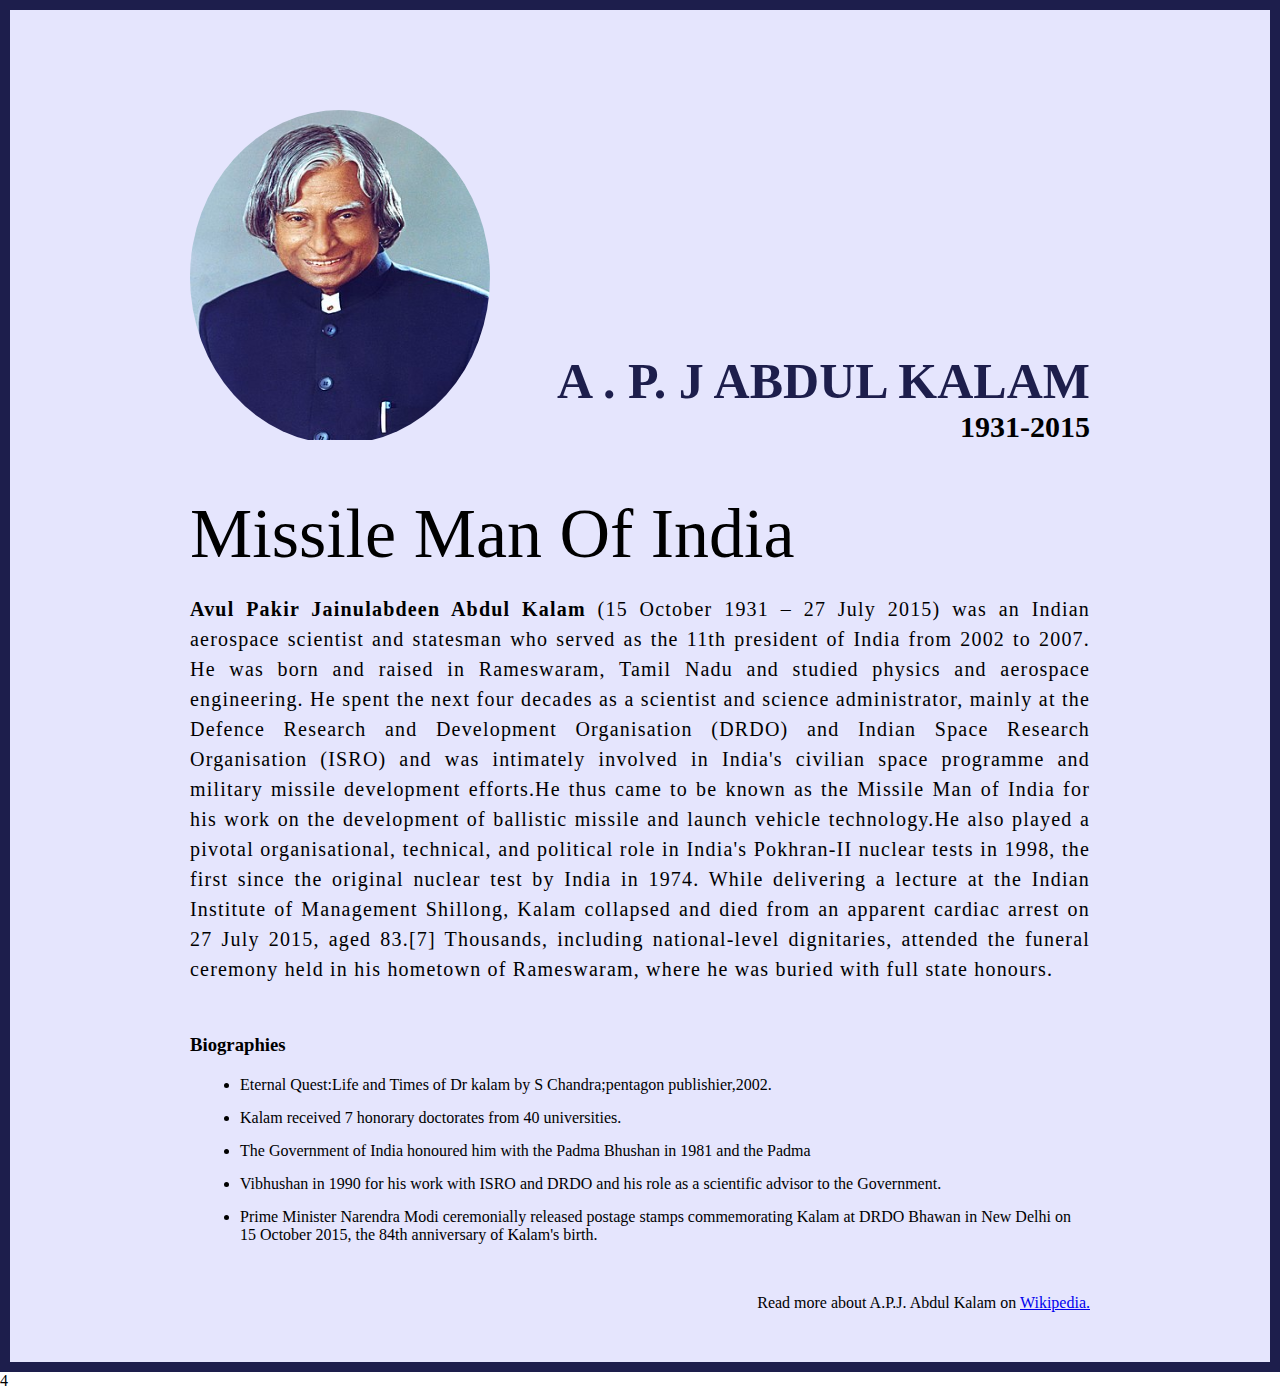
<file: Project 1/index.html>
<!DOCTYPE html>
<html lang="en">
<head>
    <meta charset="UTF-8">
    <meta name="viewport" content="width=device-width, initial-scale=1.0">
    <title>The Tribute Website | A.P>j Abdul Kalam</title>
    <link rel="stylesheet" href="style.css">
</head>
<body>
    <div class="container">
       <div class="content">
        <section class="top_section">
            <div class="image_container">
                <img src="./images/apj.jpg" alt="Tribute"/>
            </div>
            <div>
                <h1>A . p. j Abdul Kalam</h1>
                <h4>1931-2015</h4>
            </div>
        </section>
        <section class="about_section">
            <h2>Missile Man Of India</h2>
            <p><b>Avul Pakir Jainulabdeen Abdul Kalam</b> (15 October 1931 – 27 July 2015) was an Indian aerospace scientist and statesman who served as the 11th president of India from 2002 to 2007. He was born and raised in Rameswaram, Tamil Nadu and studied physics and aerospace engineering. He spent the next four decades as a scientist and science administrator, mainly at the Defence Research and Development Organisation (DRDO) and Indian Space Research Organisation (ISRO) and was intimately involved in India's civilian space programme and military missile development efforts.He thus came to be known as the Missile Man of India for his work on the development of ballistic missile and launch vehicle technology.He also played a pivotal organisational, technical, and political role in India's Pokhran-II nuclear tests in 1998, the first since the original nuclear test by India in 1974. While delivering a lecture at the Indian Institute of Management Shillong, Kalam collapsed and died from an apparent cardiac arrest on 27 July 2015, aged 83.[7] Thousands, including national-level dignitaries, attended the funeral ceremony held in his hometown of Rameswaram, where he was buried with full state honours.</p>
        </section>
        <section class="biography_section">
            <h3>Biographies</h3>
                <ul>
                    <li>
                        Eternal Quest:Life and Times of Dr kalam by S Chandra;pentagon publishier,2002.
                    </li>
                    <li>
                        Kalam received 7 honorary doctorates from 40 universities. 
                    </li>
                    <li>
                        The Government of India honoured him with the Padma Bhushan in 1981 and the Padma
                    </li>
                    <li>
                        Vibhushan in 1990 for his work with ISRO and DRDO and his role as a scientific advisor to the Government.
                    </li>
                    <li>
                        Prime Minister Narendra Modi ceremonially released postage stamps commemorating Kalam at DRDO Bhawan in New Delhi on 15 October 2015, the 84th anniversary of Kalam's birth.
                    </li>
                </ul>

        </section>
       <footer><p>Read more about A.P.J. Abdul Kalam on <a href="https://en.wikipedia.org/wiki/A._P._J._Abdul_Kalam">Wikipedia.</a></p> </footer>
    </div>
       </div>
</body>
</html>4
</file>
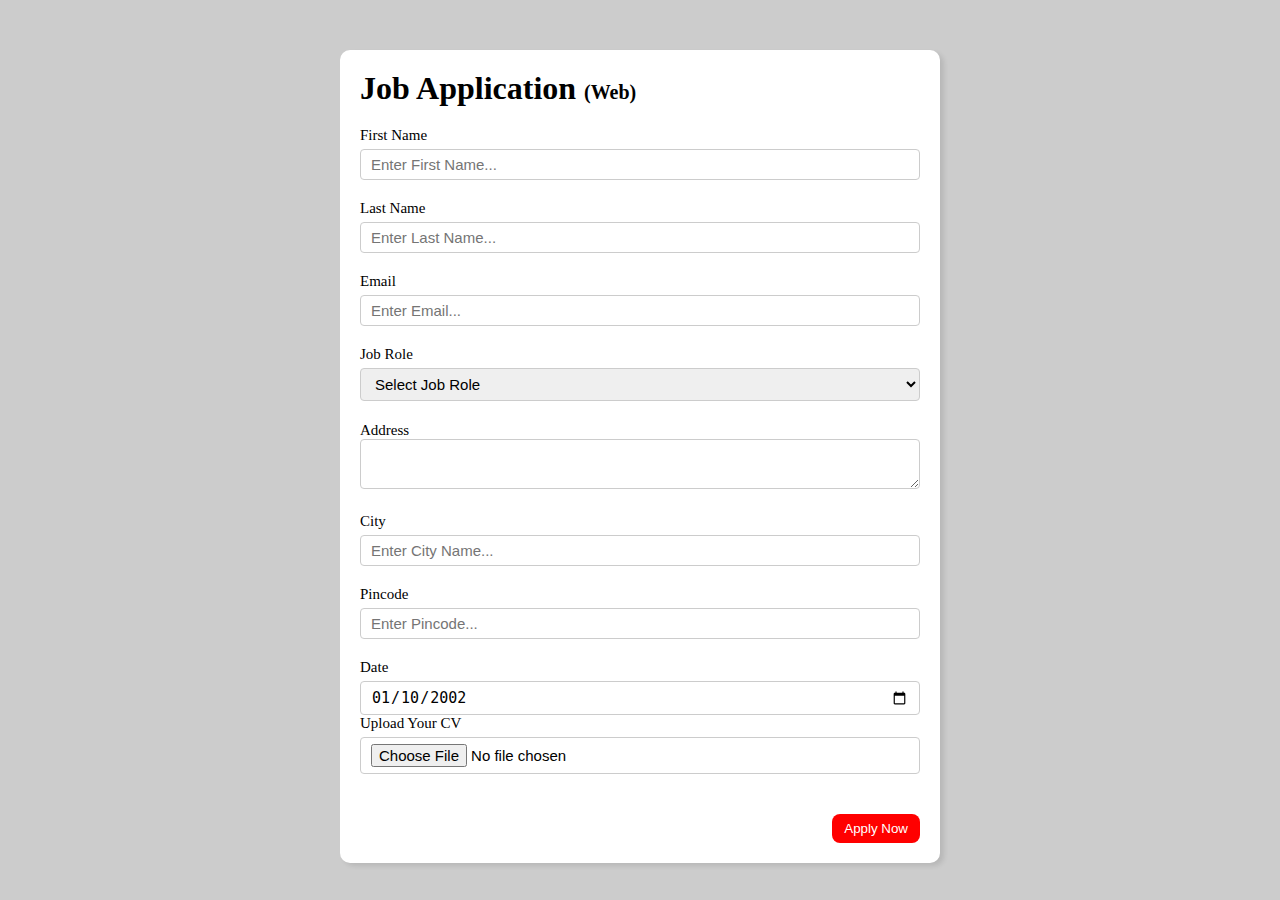
<file: Project 2/index.html>
<!DOCTYPE html>
<html lang="en">
<head>
    <meta charset="UTF-8">
    <meta name="viewport" content="width=device-width, initial-scale=1.0">
    <title>Job Application Form</title>
    <link rel="stylesheet" href="style.css">
</head>
<body>
    <div class="container">
        <div class="apply_box">
            <h1>Job Application 
            <span class="title_small">(Web)</span>    
            </h1>
            <form action="">
                <div class="form_container">
                    <div class="form_control">
                        <label for="first_name"> First Name</label>
                        <input 
                        id="first_name"
                        name="first_name"
                        placeholder="Enter First Name..."/>
                    </div>
                    <div class="form_control">
                        <label for="last_name"> Last Name</label>
                        <input 
                        id="last_name"
                        name="last_name"
                        placeholder="Enter Last Name..."/>
                    </div>
                    <div class="form_control">
                        <label for="email">Email</label>
                        <input 
                        type="email"
                        id="email"
                        name="email"
                        placeholder="Enter Email..."/>
                    </div>
                    <div class="form_control">
                        <label for="job_role">Job Role</label>
                        <select id="job_role" name="job_role">
                            <option value="">Select Job Role</option>
                            <option value="frontend">Frontend Developer</option>
                            <option value="backend">Backend Developer</option>
                            <option value="full_stack">Full Stack Developer</option>
                            <option value="ui_ux">UI UX Desiginer</option>
                        </select>
                    </div>
                    <div class="textarea_control">
                        <label for="address">Address</label>
                        <textarea 
                        id="address"
                        name="address"
                        row="4"
                        cols="50"
                        placeholder="Enter Address">
                    </textarea>
                    </div>
                    <div class="form_control">
                        <label for="city"> City</label>
                        <input 
                        id="city"
                        name="city"
                        placeholder="Enter City Name..."/>
                    </div>
                    <div class="form_control">
                        <label for="pincode"> Pincode</label>
                        <input 
                        type="number"
                        id="pincode"
                        name="pincode"
                        placeholder="Enter Pincode..."/>
                    </div>
                    <div class="form_control">
                        <label for="date"> Date </label>
                        <input 
                        value="2002-01-10"
                        type="date"
                        id="date"
                        name="date"
                    </div>
                    <div class="form_control">
                        <label for="upload"> Upload Your CV </label>
                        <input 
                        type="file"
                        id="upload"
                        name="upload"/>
                    </div>
                </div>
                <div class="button_container">
                    <button type="submit">Apply Now</button>
                </div>
            </form>
        </div>
    </div>
</body>
</html>
</file>
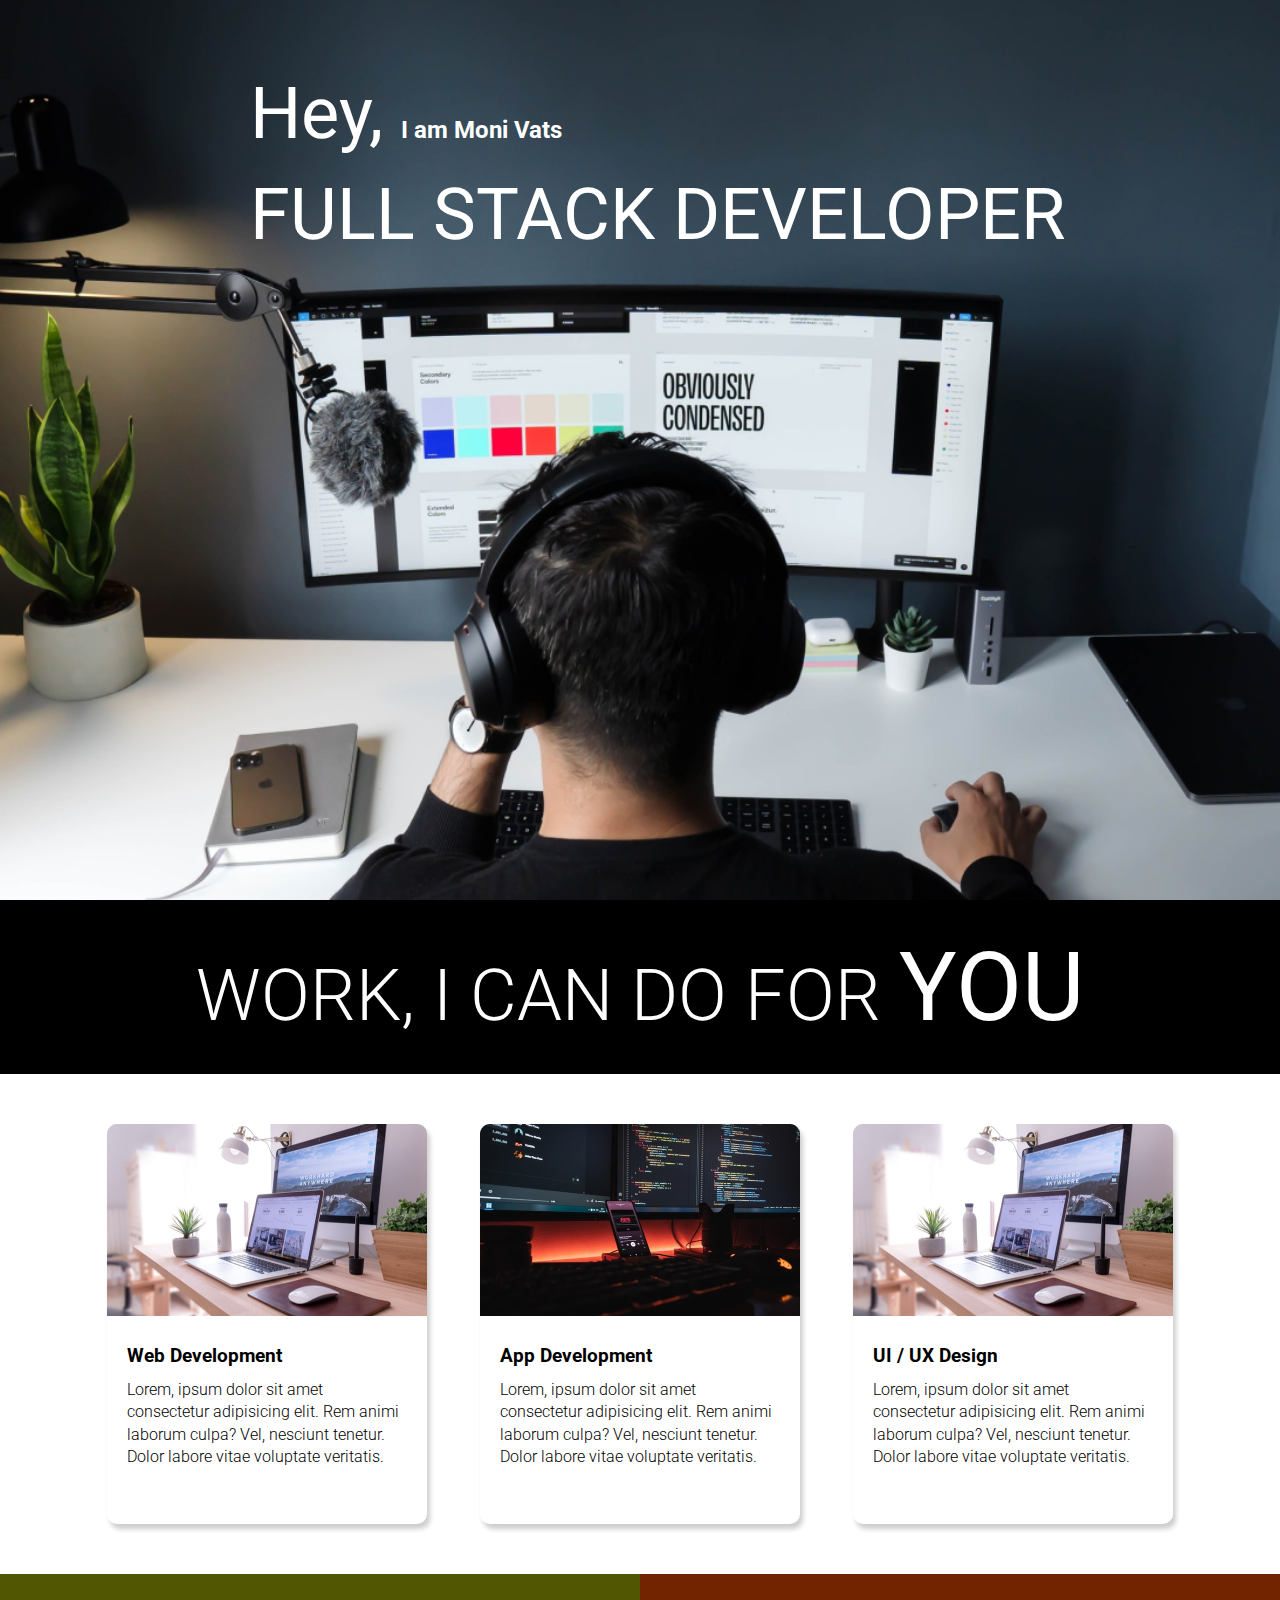
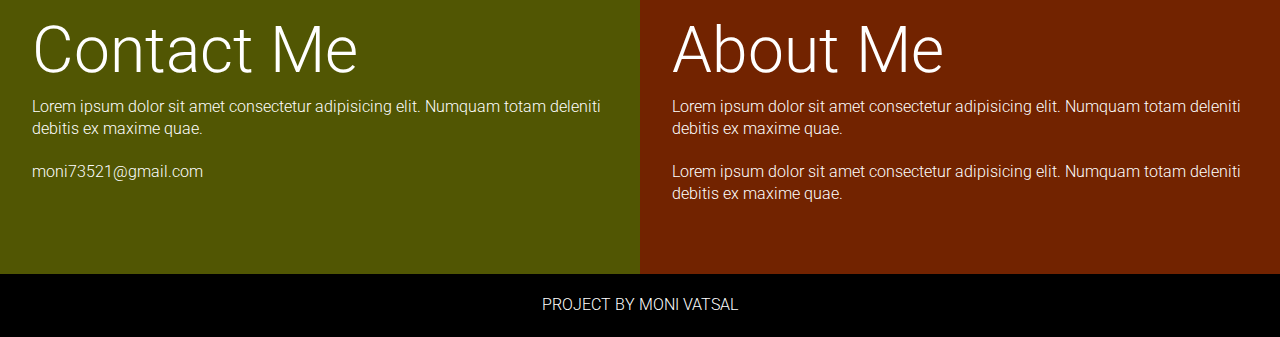
<file: Project 4/index.html>
<!DOCTYPE html>
<html lang="en">
<head>
    <meta charset="UTF-8">
    <meta name="viewport" content="width=device-width, initial-scale=1.0">
    <title>Developer | Landing Page</title>
    <link rel="stylesheet" href="style.css">
</head>
<body>
    <section class="hero_section">
        <div class="text_container">
            <h2><span class="lg_text">Hey, </span>I am Moni Vats</h2>
            <h1 class="lg_text">FULL STACK DEVELOPER</h1>
        </div>
    </section>
    <section class="black_box">
        <h2>WORK, I CAN DO FOR <span>YOU</span></h2>
    </section>
    <section class="work">
        <div class="grid_item">
        <div class="card">
            <div class="image_container">
            <img src="images/web.png" alt="web development"/>
        </div>
        <div class="card_content">
            <h3>Web Development</h3>
            <p>Lorem, ipsum dolor sit amet consectetur adipisicing elit. Rem animi laborum culpa? Vel, nesciunt tenetur. Dolor labore vitae voluptate veritatis.</p>
        </div>
      </div>
     </div>
     <div class="grid_item">
        <div class="card">
            <div class="image_container">
            <img src="images/mobile.png" alt="app development">
        </div>
        <div class="card_content">
            <h3>App Development</h3>
            <p>Lorem, ipsum dolor sit amet consectetur adipisicing elit. Rem animi laborum culpa? Vel, nesciunt tenetur. Dolor labore vitae voluptate veritatis.</p>
        </div>
      </div>
     </div>
     <div class="grid_item">
        <div class="card">
            <div class="image_container">
            <img src="images/web.png" alt="ux / ui development">
        </div>
        <div class="card_content">
            <h3>UI / UX Design</h3>
            <p>Lorem, ipsum dolor sit amet consectetur adipisicing elit. Rem animi laborum culpa? Vel, nesciunt tenetur. Dolor labore vitae voluptate veritatis.</p>
        </div>
      </div>
    </div>
    </section>
    <section class="bottom_section">
        <div class="contact">
            <h2>Contact Me</h2>
            <p>Lorem ipsum dolor sit amet consectetur adipisicing elit. Numquam totam deleniti debitis ex maxime quae.</p>
            <p>moni73521@gmail.com</p>
        </div>
        <div class="about">
            <h2>About Me</h2>
            <p>Lorem ipsum dolor sit amet consectetur adipisicing elit. Numquam totam deleniti debitis ex maxime quae.</p>
            Lorem ipsum dolor sit amet consectetur adipisicing elit. Numquam totam deleniti debitis ex maxime quae.
        </div>
    </section>
    <footer>Project By Moni Vatsal</footer>
</body>
</html>
</file>
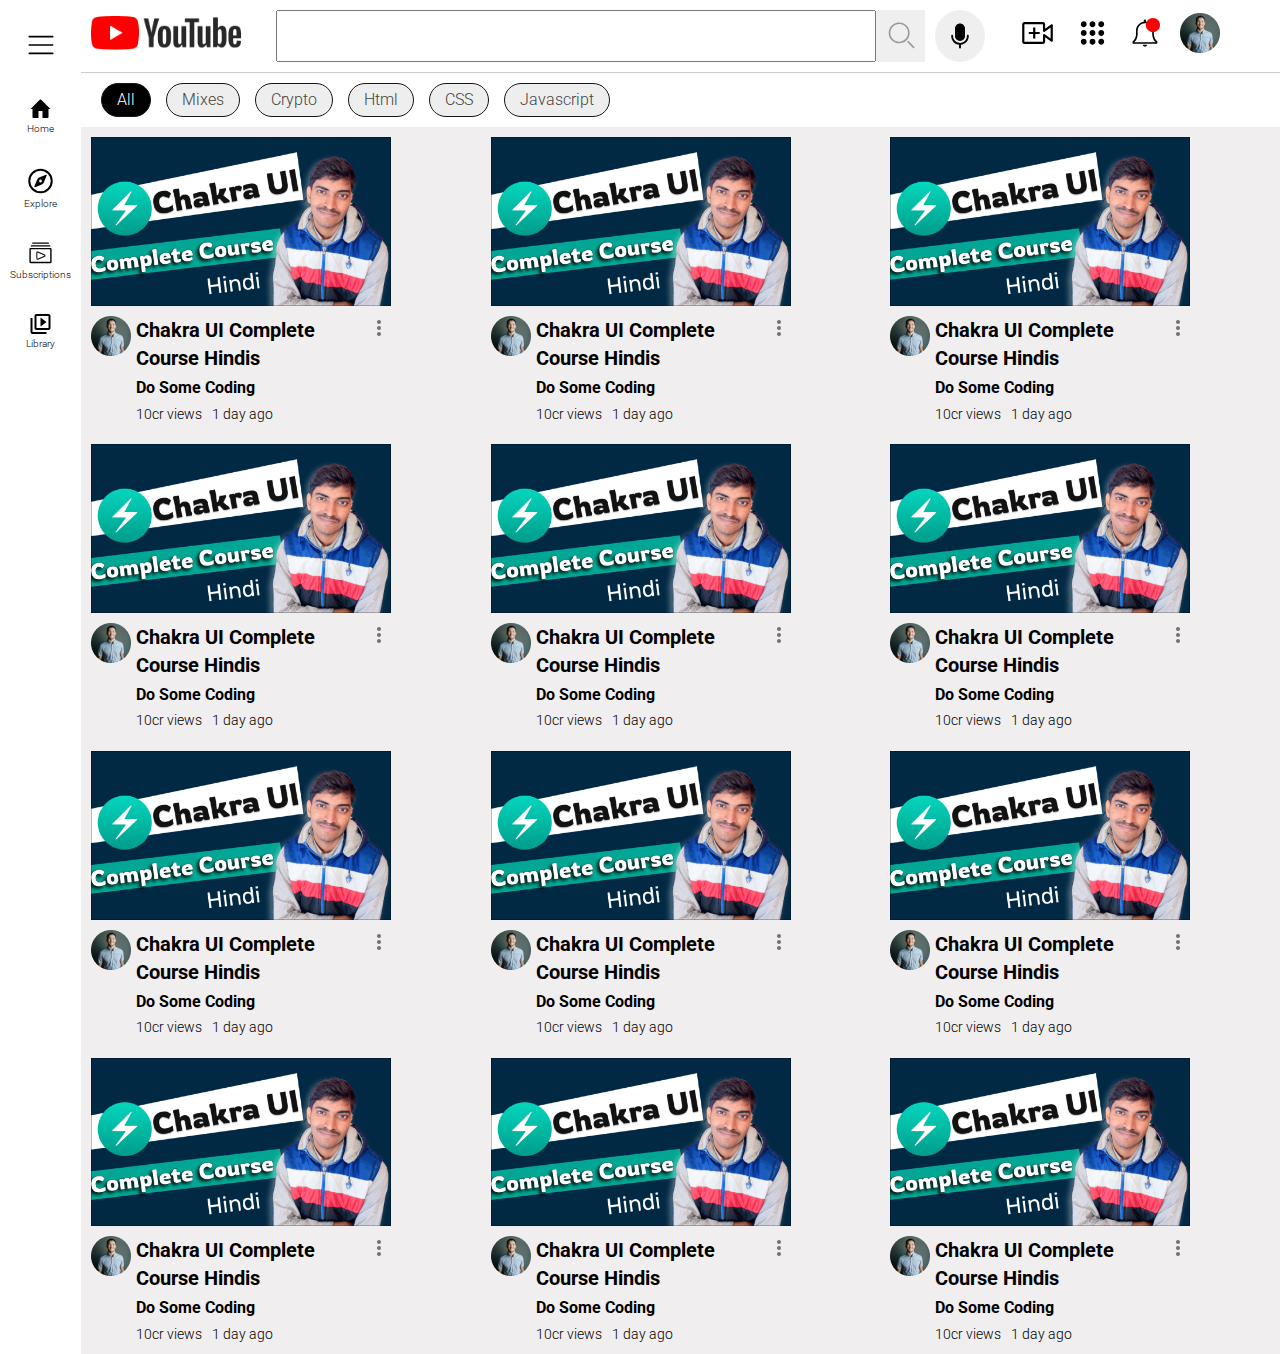
<file: Project 7/index.html>
<!DOCTYPE html>
<html lang="en">
<head>
    <meta charset="UTF-8">
    <meta name="viewport" content="width=device-width, initial-scale=1.0">
    <title>YouTube Clone</title>
    <link rel="stylesheet" href="style.css">
</head>
<body>
   <div class="container">
    <aside>
        <div class="bars">
            <img src="icons/bars.svg" alt="bars" />
        </div>
            <div class="side-icons">
            <i>
                <img src="icons/home.svg" alt="home" />
            </i>        
            <p>Home</p>
        </div>
        <div class="side-icons">
            <i>
                <img src="icons/compass.svg" alt="explore" />
            </i>        
            <p>Explore</p>
        </div>
        <div class="side-icons">
            <i>
                <img src="icons/video-gallary.svg" alt="gallary" />
            </i>        
            <p>Subscriptions</p>
        </div>
        <div class="side-icons">
            <i>
                <img src="icons/video-library.svg" alt="Library" />
            </i>        
            <p>Library</p>
        </div>
    </aside>
    <div class="main-container">
        <header>
            <nav>
                <div class="logo">
                    <img src="images/youtube-logo.png" alt="YoutTube Logo" />
                </div>
                <div class="center-nav">
                    <div class="search">
                        <input type="text" />
                        <button>
                            <img src="icons/search.svg" alt="Search" />
                        </button>
                    </div>
                    <div class="mic">
                        <img src="icons/mic.svg" alt="mic" />
                    </div>
                    </div>
                    <div class="side-nav">
                        <i>
                            <img src="icons/video-add.svg" alt="video-add" />
                        </i>
                        <i>
                            <img src="icons/dot-grid.svg" alt="dot" />
                        </i>
                        <i>
                            <img src="icons/bell.svg" alt="bell" />
                        </i>
                        <i>
                            <img src="images/avatar.png" alt="avatar" />
                        </i>
                </div>
            </nav>
            <div class="tags">
                <div class="tag dark">All</div>
                <div class="tag light">Mixes</div>
                <div class="tag light">Crypto</div>
                <div class="tag light">Html</div>
                <div class="tag light">CSS</div>
                <div class="tag light">Javascript</div> 
            </div>
        </header>
        <main>
            <div class="card-container">
                <div class="card">
                    <img src="images/thumbnail.png" alt="thumbnail" />
                    <div class="avatar-content">
                        <div class="avtar">
                            <img src="images/avatar.png" alt="avatar" />
                        </div>
                        <div class="content">
                            <h3>Chakra UI Complete Course Hindis</h3>
                            <p class="channel-name"> Do Some Coding </p>
                            <div class="content-status">
                                <p>10cr views</p>
                                <p>1 day ago</p>
                            </div>
                        </div>
                        <div class="dots">
                            <img src="icons/dots.svg" alt="dots" />
                        </div>  
                    </div>
                </div>
                <div class="card">
                    <img src="images/thumbnail.png" alt="thumbnail" />
                    <div class="avatar-content">
                        <div class="avtar">
                            <img src="images/avatar.png" alt="avatar" />
                        </div>
                        <div class="content">
                            <h3>Chakra UI Complete Course Hindis</h3>
                            <p class="channel-name"> Do Some Coding </p>
                            <div class="content-status">
                                <p>10cr views</p>
                                <p>1 day ago</p>
                            </div>
                        </div>
                        <div class="dots">
                            <img src="icons/dots.svg" alt="dots" />
                        </div>  
                    </div>
                </div>
                <div class="card">
                    <img src="images/thumbnail.png" alt="thumbnail" />
                    <div class="avatar-content">
                        <div class="avtar">
                            <img src="images/avatar.png" alt="avatar" />
                        </div>
                        <div class="content">
                            <h3>Chakra UI Complete Course Hindis</h3>
                            <p class="channel-name"> Do Some Coding </p>
                            <div class="content-status">
                                <p>10cr views</p>
                                <p>1 day ago</p>
                            </div>
                        </div>
                        <div class="dots">
                            <img src="icons/dots.svg" alt="dots" />
                        </div>  
                    </div>
                </div>
                <div class="card">
                    <img src="images/thumbnail.png" alt="thumbnail" />
                    <div class="avatar-content">
                        <div class="avtar">
                            <img src="images/avatar.png" alt="avatar" />
                        </div>
                        <div class="content">
                            <h3>Chakra UI Complete Course Hindis</h3>
                            <p class="channel-name"> Do Some Coding </p>
                            <div class="content-status">
                                <p>10cr views</p>
                                <p>1 day ago</p>
                            </div>
                        </div>
                        <div class="dots">
                            <img src="icons/dots.svg" alt="dots" />
                        </div>  
                    </div>
                </div>
                <div class="card">
                    <img src="images/thumbnail.png" alt="thumbnail" />
                    <div class="avatar-content">
                        <div class="avtar">
                            <img src="images/avatar.png" alt="avatar" />
                        </div>
                        <div class="content">
                            <h3>Chakra UI Complete Course Hindis</h3>
                            <p class="channel-name"> Do Some Coding </p>
                            <div class="content-status">
                                <p>10cr views</p>
                                <p>1 day ago</p>
                            </div>
                        </div>
                        <div class="dots">
                            <img src="icons/dots.svg" alt="dots" />
                        </div>  
                    </div>
                </div>
                <div class="card">
                    <img src="images/thumbnail.png" alt="thumbnail" />
                    <div class="avatar-content">
                        <div class="avtar">
                            <img src="images/avatar.png" alt="avatar" />
                        </div>
                        <div class="content">
                            <h3>Chakra UI Complete Course Hindis</h3>
                            <p class="channel-name"> Do Some Coding </p>
                            <div class="content-status">
                                <p>10cr views</p>
                                <p>1 day ago</p>
                            </div>
                        </div>
                        <div class="dots">
                            <img src="icons/dots.svg" alt="dots" />
                        </div>  
                    </div>
                </div>
                <div class="card">
                    <img src="images/thumbnail.png" alt="thumbnail" />
                    <div class="avatar-content">
                        <div class="avtar">
                            <img src="images/avatar.png" alt="avatar" />
                        </div>
                        <div class="content">
                            <h3>Chakra UI Complete Course Hindis</h3>
                            <p class="channel-name"> Do Some Coding </p>
                            <div class="content-status">
                                <p>10cr views</p>
                                <p>1 day ago</p>
                            </div>
                        </div>
                        <div class="dots">
                            <img src="icons/dots.svg" alt="dots" />
                        </div>  
                    </div>
                </div>
                <div class="card">
                    <img src="images/thumbnail.png" alt="thumbnail" />
                    <div class="avatar-content">
                        <div class="avtar">
                            <img src="images/avatar.png" alt="avatar" />
                        </div>
                        <div class="content">
                            <h3>Chakra UI Complete Course Hindis</h3>
                            <p class="channel-name"> Do Some Coding </p>
                            <div class="content-status">
                                <p>10cr views</p>
                                <p>1 day ago</p>
                            </div>
                        </div>
                        <div class="dots">
                            <img src="icons/dots.svg" alt="dots" />
                        </div>  
                    </div>
                </div>
                <div class="card">
                    <img src="images/thumbnail.png" alt="thumbnail" />
                    <div class="avatar-content">
                        <div class="avtar">
                            <img src="images/avatar.png" alt="avatar" />
                        </div>
                        <div class="content">
                            <h3>Chakra UI Complete Course Hindis</h3>
                            <p class="channel-name"> Do Some Coding </p>
                            <div class="content-status">
                                <p>10cr views</p>
                                <p>1 day ago</p>
                            </div>
                        </div>
                        <div class="dots">
                            <img src="icons/dots.svg" alt="dots" />
                        </div>  
                    </div>
                </div>
                <div class="card">
                    <img src="images/thumbnail.png" alt="thumbnail" />
                    <div class="avatar-content">
                        <div class="avtar">
                            <img src="images/avatar.png" alt="avatar" />
                        </div>
                        <div class="content">
                            <h3>Chakra UI Complete Course Hindis</h3>
                            <p class="channel-name"> Do Some Coding </p>
                            <div class="content-status">
                                <p>10cr views</p>
                                <p>1 day ago</p>
                            </div>
                        </div>
                        <div class="dots">
                            <img src="icons/dots.svg" alt="dots" />
                        </div>  
                    </div>
                </div>
                <div class="card">
                    <img src="images/thumbnail.png" alt="thumbnail" />
                    <div class="avatar-content">
                        <div class="avtar">
                            <img src="images/avatar.png" alt="avatar" />
                        </div>
                        <div class="content">
                            <h3>Chakra UI Complete Course Hindis</h3>
                            <p class="channel-name"> Do Some Coding </p>
                            <div class="content-status">
                                <p>10cr views</p>
                                <p>1 day ago</p>
                            </div>
                        </div>
                        <div class="dots">
                            <img src="icons/dots.svg" alt="dots" />
                        </div>  
                    </div>
                </div>
                <div class="card">
                    <img src="images/thumbnail.png" alt="thumbnail" />
                    <div class="avatar-content">
                        <div class="avtar">
                            <img src="images/avatar.png" alt="avatar" />
                        </div>
                        <div class="content">
                            <h3>Chakra UI Complete Course Hindis</h3>
                            <p class="channel-name"> Do Some Coding </p>
                            <div class="content-status">
                                <p>10cr views</p>
                                <p>1 day ago</p>
                            </div>
                        </div>
                        <div class="dots">
                            <img src="icons/dots.svg" alt="dots" />
                        </div>  
                    </div>
                </div>
                </div>
            </div>     
        </main>
    </div> 
   </div>
</body>
</html>
</file>
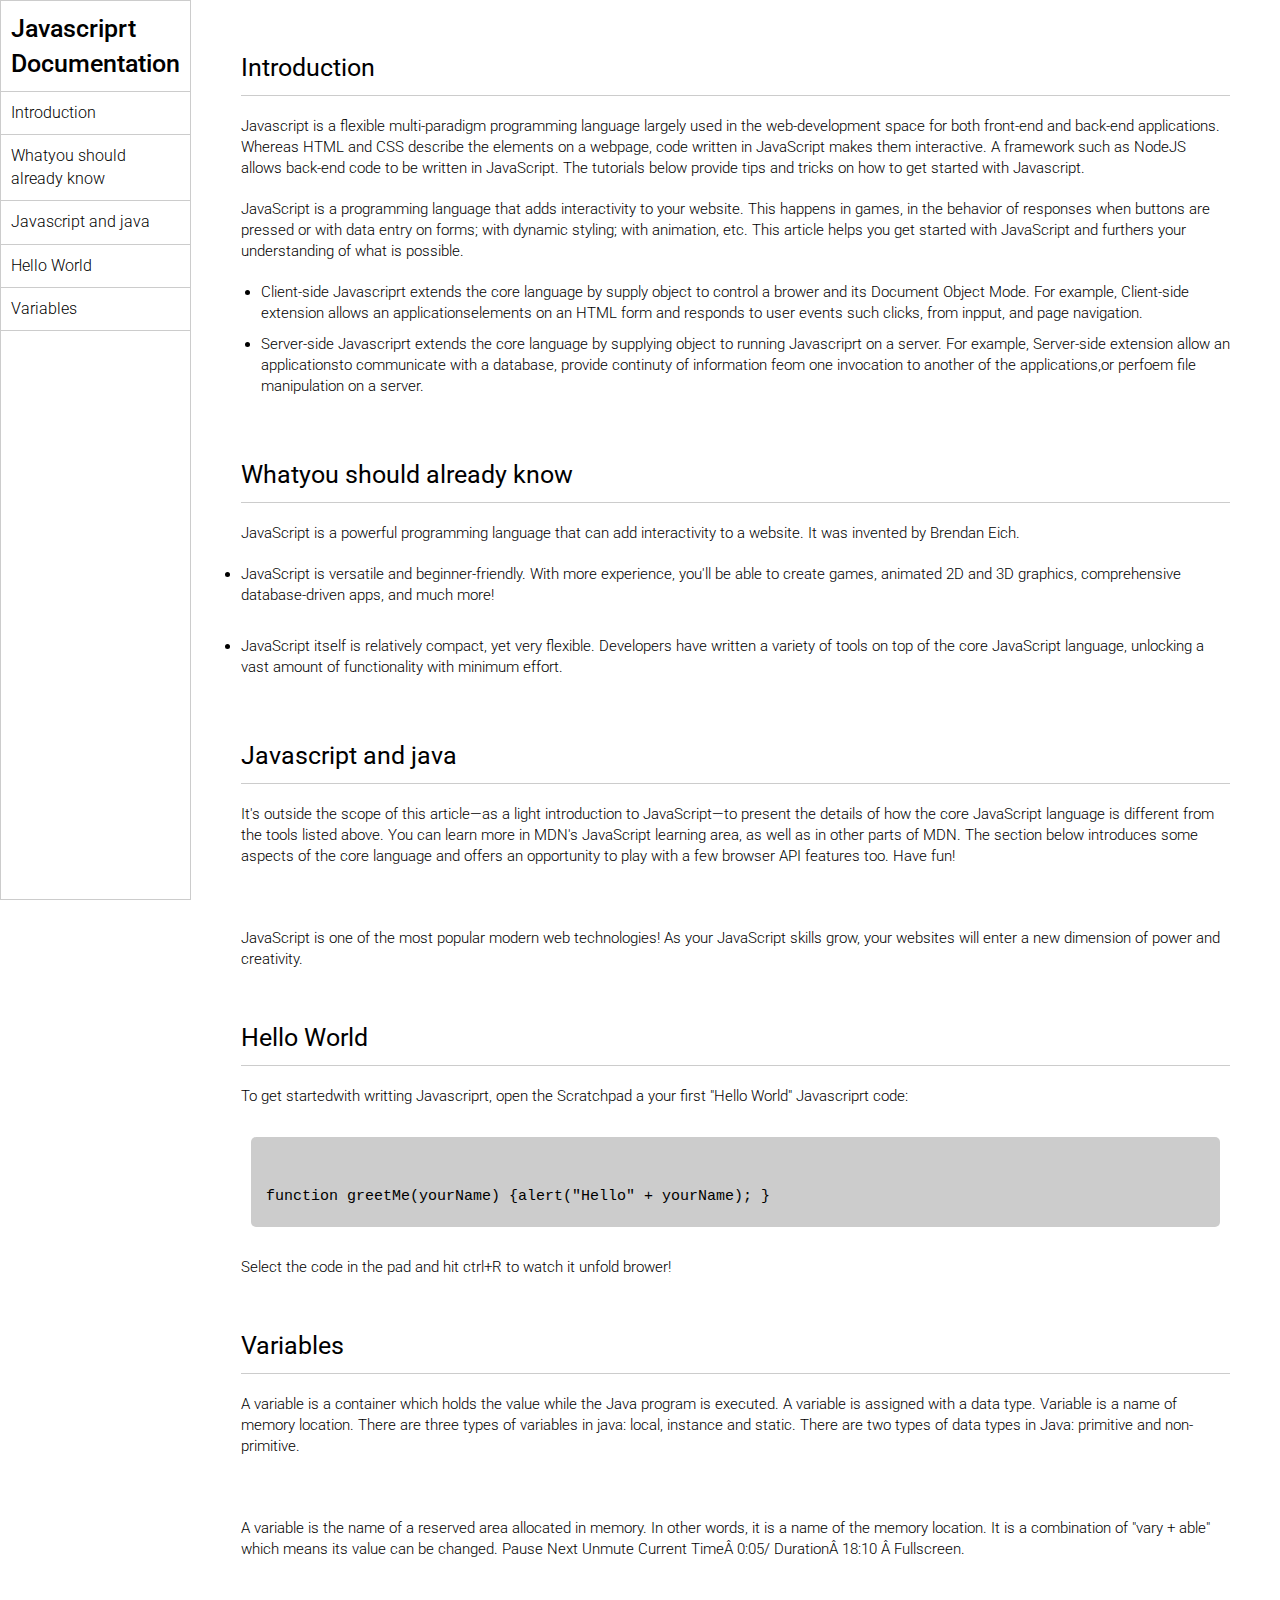
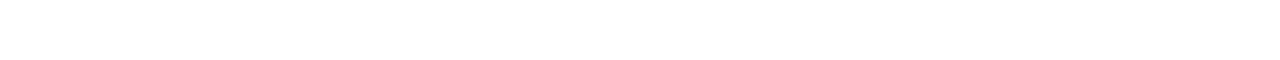
<file: Project 8/index.html>
<!DOCTYPE html>
<html lang="en">
<head>
    <meta charset="UTF-8">
    <meta name="viewport" content="width=device-width, initial-scale=1.0">
    <title>Documentation Website</title>
    <link rel="stylesheet" href="style.css">
</head>
<body>
    <header>
        <nav>
            <h1>Javascriprt Documentation</h1>
            <ul>
                <a href="#Introduction">
                    <li>Introduction</li>
                </a>
                <a href="#What_you_should_already_know">
                    <li> Whatyou should already know</li>
                </a>
                <a href="#Javascript_and_java">
                    <li>Javascript and java</li>
                </a>
                <a href="#Hello_World">
                    <li>Hello World</li>
                </a>
                <a href="#Variables">
                    <li>Variables</li>
                </a>
            </ul>
        </nav>
    </header>
    <main>
        <section id="Introduction">
            <h2>Introduction</h2>
            <article>
                <p>Javascript is a flexible multi-paradigm programming language largely used in the web-development space for both front-end and back-end applications. Whereas HTML and CSS describe the elements on a webpage, code written in JavaScript makes them interactive. A framework such as NodeJS allows back-end code to be written in JavaScript. The tutorials below provide tips and tricks on how to get started with Javascript.</p>
                <p>JavaScript is a programming language that adds interactivity to your website. This happens in games, in the behavior of responses when buttons are pressed or with data entry on forms; with dynamic styling; with animation, etc. This article helps you get started with JavaScript and furthers your understanding of what is possible.</p>
                <ul>
                    <li>Client-side Javascriprt extends the core language by supply object to control a brower and its Document Object Mode. For example, Client-side extension allows an applicationselements on an HTML form and responds to user events such clicks, from inpput, and page navigation.</li>
                    <li>Server-side Javascriprt extends the core language by supplying object to running Javascriprt on a server. For example, Server-side extension allow an applicationsto communicate with a database, provide continuty of information feom one invocation to another of the applications,or perfoem file manipulation on a server.</li>
                </ul>
            </article>
        </section>
        <section id="What_you_should_already_know">
            <h2>Whatyou should already know</h2>
            <article>
                <p>JavaScript is a powerful programming language that can add interactivity to a website. It was invented by Brendan Eich.
                    <li>JavaScript is versatile and beginner-friendly. With more experience, you'll be able to create games, animated 2D and 3D graphics, comprehensive database-driven apps, and much more!</li>
                    <li>JavaScript itself is relatively compact, yet very flexible. Developers have written a variety of tools on top of the core JavaScript language, unlocking a vast amount of functionality with minimum effort.</li> 
                </ul>
            </article>
        </section>
        <section id="Javascript_and_java">
            <h2>Javascript and java</h2>
            <article>
                <p> It's outside the scope of this article—as a light introduction to JavaScript—to present the details of how the core JavaScript language is different from the tools listed above. You can learn more in MDN's JavaScript learning area, as well as in other parts of MDN.

                    The section below introduces some aspects of the core language and offers an opportunity to play with a few browser API features too. Have fun!</p>
                    <br>
                    <p>JavaScript is one of the most popular modern web technologies! As your JavaScript skills grow, your websites will enter a new dimension of power and creativity.</p>
            </article>
        </section>
        <section id="Hello_World">
            <h2>Hello World</h2>
            <article>
                To get startedwith writting Javascriprt, open the Scratchpad a your first "Hello World" Javascriprt code:
                <code>
                    function greetMe(yourName)  {alert("Hello" + yourName); }
                </code>
                Select the code in the pad and hit ctrl+R to watch it unfold brower!
            </article>
        </section>
        <section id="Variables">
        <h2>Variables</h2>
        <article>
            <p>A variable is a container which holds the value while the Java program is executed. A variable is assigned with a data type. Variable is a name of memory location. There are three types of variables in java: local, instance and static. There are two types of data types in Java: primitive and non-primitive.</p>
            <br>
            <p>A variable is the name of a reserved area allocated in memory. In other words, it is a name of the memory location. It is a combination of "vary + able" which means its value can be changed.
                Pause
             Next Unmute Current TimeÂ 0:05/ DurationÂ 18:10 Â Fullscreen.</p>
        </article>
    </section>
    </main>
</body>
</html>
</file>
<file: Project 1/style.css>
*{
    margin: 0;
    padding: 0;
    box-sizing: border-box;
}
.container{
    background-color: #e5e5fd;
    min-height: 100vh;
    border: 10px solid #1d1e4c;
}
.content{
    max-width: 900px;
    margin: 0 auto;
}
.top_section{
    margin-top: 100px;
    display: flex;
    justify-content: space-between;
    align-items: flex-end;
}
.top_section h1{
    font-size: 50px;
    font-weight: bold;
    color: #1d1e4c;
    text-transform: uppercase;   
}
.top_section h4{
    text-align: end;
    font-size: 30px;
    ;
}
.image_container{
    border-radius: 50%;
    overflow: hidden;
}
.image_container img{
    width: 300px;
    height: 330px;
}
.about_section{
    margin-top: 50px;
}
.about_section h2{
    font-size: 70px;
    font-weight: 400;
    margin-bottom: 20px;
}
.about_section p{
    font-size: 20px;
    line-height: 30px;
    letter-spacing: 1.2px;
    text-align: justify;
}
.biography_section{
    margin: 50px 0;
}
.biography_section h3{
    margin-bottom: 20px;
}
.biography_section ul{
    margin-left: 50px;
}
.biography_section li{
    margin-bottom: 15px;
}
footer{
    margin: 50px 0;
}
footer p{
    text-align: end;
}
</file>
<file: Project 2/style.css>
*{
    margin: 0;
    padding: 0;
    box-sizing: border-box;
}
body{
    background-color: #ccc;
}
.container{
    max-width: 900px;
    margin: 0 auto;
}
.apply_box{
    max-width: 600px;
    padding: 20px;
    background-color: white;
    margin: 0 auto;
    margin-top: 50px;
    box-shadow: 4px 3px 5px rgba(1, 1, 1, 0.1);
    border-radius:10px ;
}
.title_small{
    font-size: 20px;
}
.form_container{
    margin-top: 20px;
    display: grid;
    grid-template-columns: repate(auto-fit, minmax(200px, 1fr));
    gap: 20px;
}
.form_control{
    display: flex;
    flex-direction: column;
}
label{
    font-size: 15px;
    margin-bottom: 5px;
}
 input,
 select,
 textarea{
    padding: 6px 10px;
    border: 1px solid #ccc;
    border-radius: 4px;
    font-size: 15px;
 }
 input:focus{
    outline-color: red;
 }
   .button_container{
    display: flex;
    justify-content: flex-end;
    margin-top: 20px; 
 }
  button{
    background-color: red;
    border: transparent solid 2px;
    padding: 5px 10px;
    color: white;
    border-radius: 8px;
    transition: 0.3s ease-in;
 }
   button:hover{
    background-color: #ccc;
    border: 2px solid red;
    color: black;
    transition: 0.3s ease-out;
    cursor: pointer;
 }   
 .textarea_control{ 
    grid-column: 1 / span 1;
 }
 .textarea_control textarea{
    width: 100%;
 }
 @media(max-width:750px){
    .textarea_control{
        grid-column: 1 / span 1;
     }
 };
</file>
<file: Project 4/style.css>
@import url('https://fonts.googleapis.com/css2?family=Roboto:ital,wght@0,100;0,300;0,400;0,500;0,700;0,900;1,100;1,300;1,400;1,500;1,700;1,900&display=swap');
*{
    margin: 0;
    padding: 0;
    box-sizing: border-box;
}

html, body{
    line-height: 1.4;
    font-weight: 300;
    font-family: "Roboto", sans-serif;
}

.hero_section{
    background-image: url(images/developer.png);
    min-height: 100vh;
    background-position: center;
    background-size: cover;
    background-repeat: no-repeat;
}

.text_container{
    color: white;
    max-width: 900px;
    margin: 0 auto;
    padding-top: 64px;
    padding-left: 60px;
}
.lg_text{
    font-size: 72px;
    font-weight: 400; 
}
.black_box{
    background-color: #000;
    padding: 20px;
}
.black_box h2{
    font-size: 72px;
    color: white;
    text-align: center;
    font-weight: 300;
}
.black_box h2 span{
    font-weight: 400;
    font-size: 96px;
}
.work{
    display: grid;
    gap: 20px;
    grid-template-columns: repeat(auto-fit,minmax(320px, 1fr));
    max-width: 1100px;
    margin: 50px auto;
}
.grid_item{
    display: flex;
    justify-content: center;
    align-items: center;
}
.card{
    max-width: 320px;
    height: 400px;
    border-radius: 10px;
    box-shadow: 3px 5px 5px rgba(1, 1, 1, 0.2);
    transition: 0.2 ease-in-out;
}
.card:hover{
    transform: scale(1.04);
    box-shadow: 3px 5px 5px rgba(1, 1, 1, 0.3);
    transition: 0.2 ease-in-out;
}
.card_content{
    padding: 20px;
}
.card_content h3{
    margin-bottom: 10px;
}
.bottom_section{
    display: flex;
}
.contact{
    background-color: #515603;
}
.about{
    background-color: #722300;
}
.contact, .about{
    min-height: 300px;
    padding: 32px;
    color: white;
}
.contact h2, .about h2{
    font-size: 64px;
    font-weight: 300;
}
.contact p, .about p{
    margin-bottom: 20px;   
}
footer{
    text-align: center;
    text-transform: uppercase;
    background-color: black;
    padding: 20px;
    color: white;
}
@media (max-width: 786px) {
    .hero_section{
        min-height: 50vh;
    }
    .text_container{
        padding: 10px 0;
        text-align: center;
    }
    .lg_text{
        font-size: 32px;
    }
    .black_box h2{
        font-size: 24px;
    }
.black_box h2 span{
    font-weight: 400;
    font-size: 32px;
}
.bottom_section{
    flex-direction: column;
}
h1{
    font-size: 32px;
}
.contact h2, .about h2{
    font-size: 32px;
}
}
</file>
<file: Project 7/style.css>
@import url('https://fonts.googleapis.com/css2?family=Roboto:ital,wght@0,100;0,300;0,400;0,500;0,700;0,900;1,100;1,300;1,400;1,500;1,700;1,900&display=swap');

*{
    margin: 0;
    padding: 0;
    box-sizing: border-box;
}

html,body{
    font-family: "Roboto", sans-serif;
    font-weight: 300;
    line-height: 1.4;
}

nav{
    display: flex;
    justify-content: space-between;
    align-items: center;
    padding: 10px;
}
.logo img{
    width: 150px;
    height: auto;
}
.center-nav{
    display: flex;
}
.search{
    display: flex;
}
.search input{
    min-width: 600px;
    padding: 10px 20px;
    border: 0.5 px solid gray;
}
.search button{
    border: none;
    padding: 10px 10px;
}
.mic{
    padding: 10px;
    border-radius: 50%;
    background: rgb(240, 239,239);
    display: grid;
    place-items: center;
    margin-left: 10px;
}
.mic img{
    width: 30px;
}
.side-nav{
    display: flex;
    align-items: center;
    justify-content: center;
    gap: 20px;
    margin-right: 50px;
}
.tags{
    display: flex;
    padding: 10px 20px;
    gap: 15px;
    border-top: 1px solid #ccc;
}
.tag{
    padding: 5px 15px;
    border-radius: 20px;
    border: 1px solid rgb(22, 22 , 22);
}
.dark{
    background: black;
    color: white;
}
.light{
    background: rgb(238 , 238, 238);
    color: rgb(67, 67, 67);
}
.container{
    display: flex;
}
aside{
    padding: 10px;
    display: flex;
    flex-direction: column;
    align-items: center;
    gap: 30px;
}
.side-icons{
    display: flex;
    flex-direction: column;
    align-items: center;
    justify-content: center;
}
.side .side-icons img{
    width: 30px;
}
.side-icons p{
    font-size: 10px;
    margin-top: -5px;
}
.bars{
    margin-top: 20px;
}
.main-container{
    width: 100%;
}
main{
    min-height: 100vh;
    background: rgb(240, 238,238);
}
.card-container{
    display: grid;
    grid-template-columns: repeat(auto-fit,minmax(320px,1fr));
}
.card{
    padding: 10px;
    max-width: 320px;
    display: flex;
    flex-direction: column;
}
.avatar-content{
    padding-top: 10px;
    display: flex;
    gap: 5px;
}
.card h3{
    font-size: 20px;
}
.content{
    display: flex;
    flex-direction: column;
    gap: 5px;
}
.channel-name{
    font-size: 16px;
    font-weight: bold;
}
.content-status{
    display: flex;
    font-size: 14px;
    gap: 10px;
}
</file>
<file: Project 8/style.css>
@import url('https://fonts.googleapis.com/css2?family=Roboto:ital,wght@0,100;0,300;0,400;0,500;0,700;0,900;1,100;1,300;1,400;1,500;1,700;1,900&display=swap');

*{
    margin: 0;
    padding: 0;
    box-sizing: border-box;
}
html,body{
    font-family: "Roboto", sans-serif;
    font-weight: 300;
    line-height: 1.4;
    scroll-behavior: smooth;
}
a{
    text-decoration: none;
}
body{
    display: flex;
}
header{
    border: 1px solid #ccc;
    height: 100vh;
}
nav h1{
    font-size: 25px;
    font-weight: 500;
    padding: 10px;
    border-bottom: 1px solid #ccc;
}
nav ul{
    list-style: none;
}
nav ul li{
    border-bottom: 1px solid #ccc;
    padding: 10px;
    color: black;
    display: flex;
}
nav ul li:hover{
    background: #ccc;
    transition: 0.3s ease in ease-in-out;
}
/* main section */
main{
    padding: 50px;
    max-width: 1200px;
}
section{
    margin-bottom: 50px;
}
section article{
    font-size: 15px;
    display: flex;
   flex-direction: column;
   gap: 20px;
}
section h2{
    padding-bottom: 10px;
    font-weight: 400;
    font-size: 25px;
    border-bottom: 1px solid #ccc;
    margin-bottom: 20px;
}
section article ul{
    margin-left: 20px;
}
section article li{
    margin-bottom: 10px;
}
code{
    text-align: left;
    white-space: pre-line;
    line-height: 2;
    background: #ccc;;
    padding: 15px;
    margin: 10px;
    border-radius: 5px;
}
@media(max-width: 480px){
    body {
        flex-direction: column;
    }
    header{
        height: 200px;
        overflow: hidden;
        overflow-y: scroll;
    }
}
</file>
